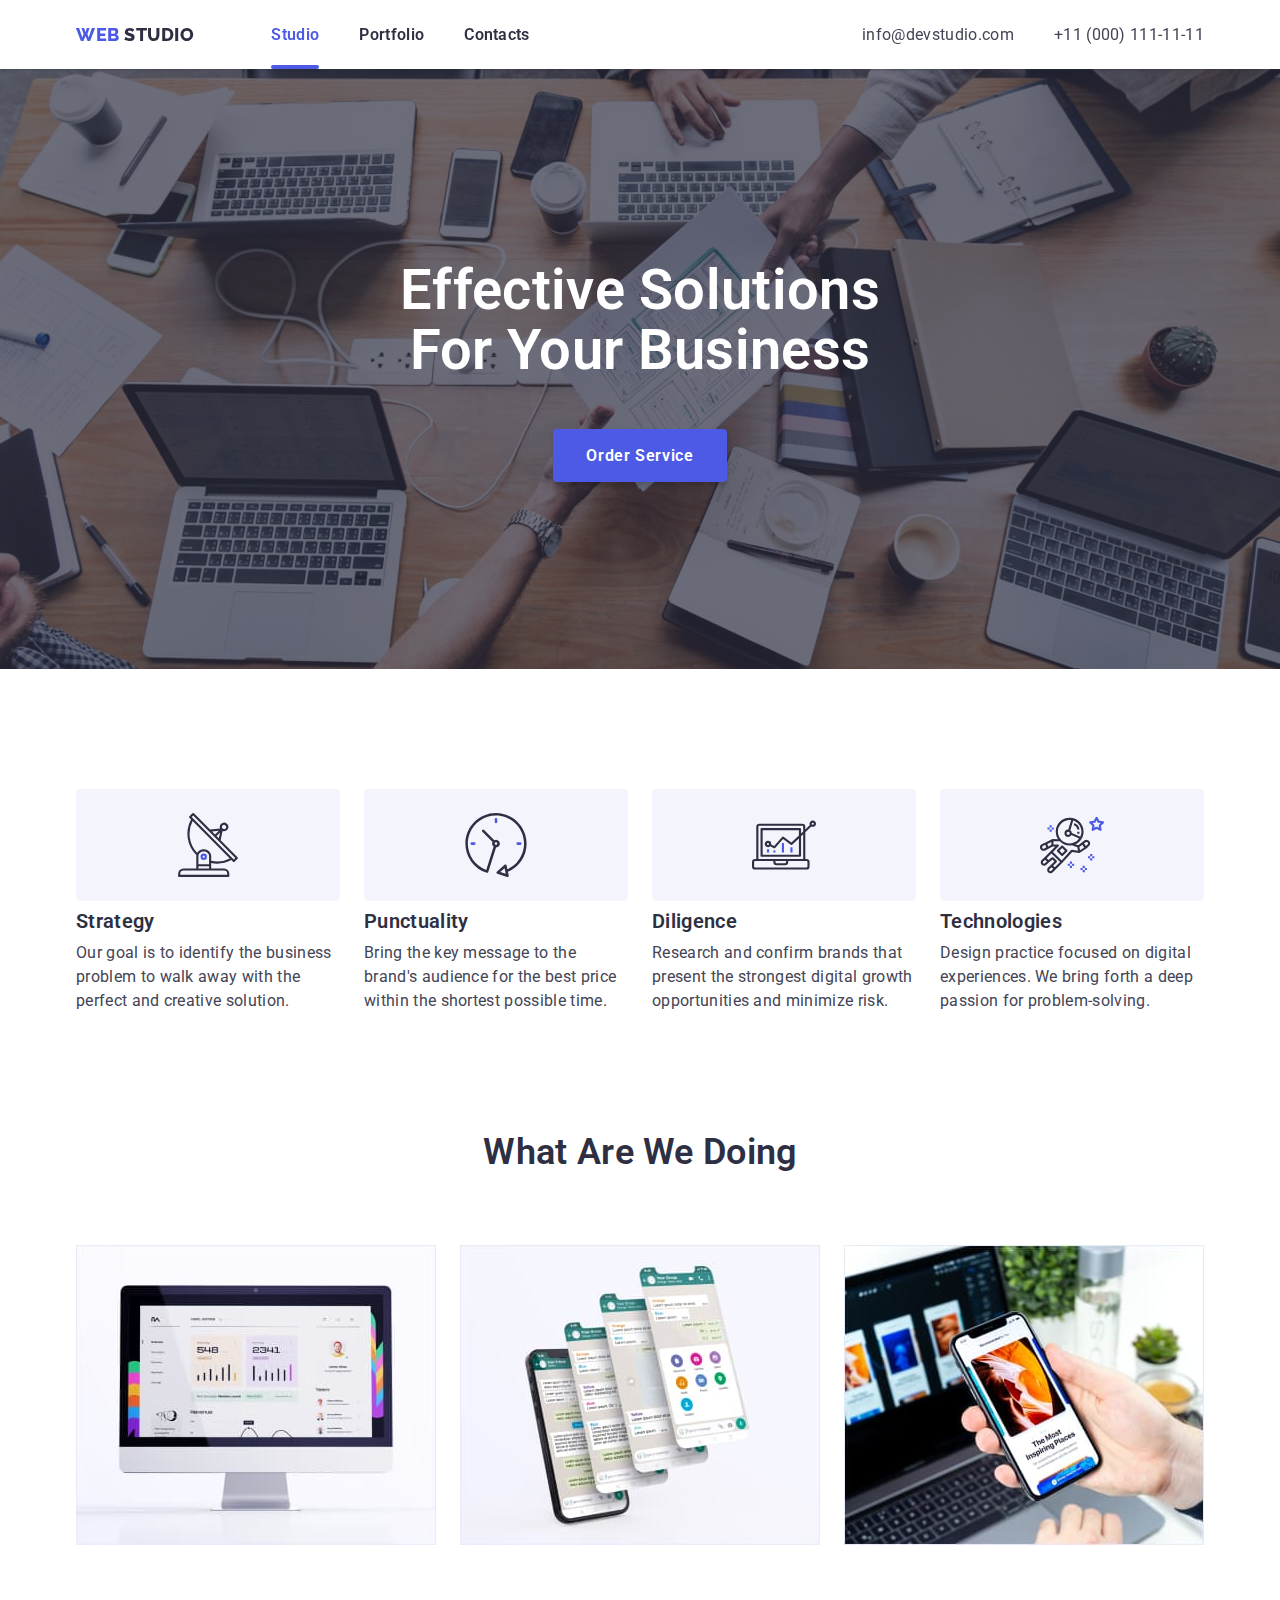
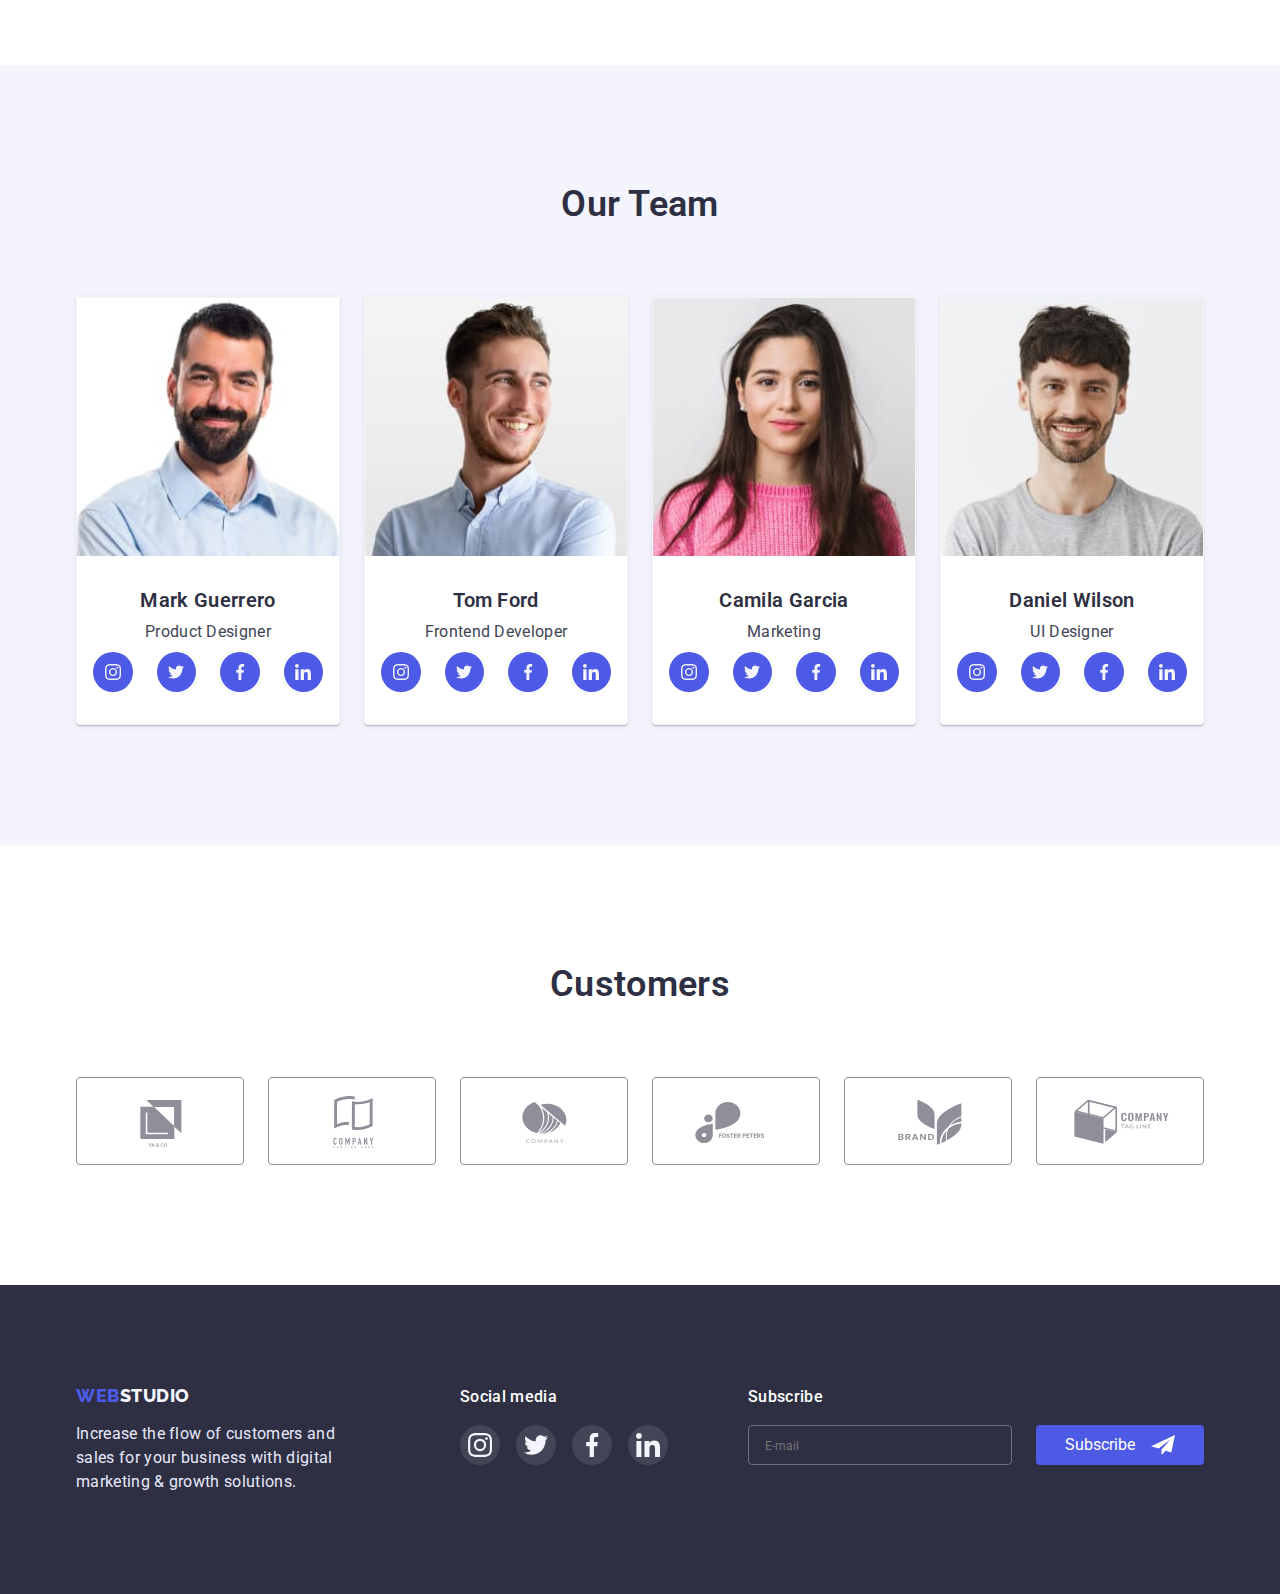
<file: index.html>
<!DOCTYPE html>
<html lang="en">
  <head>
    <meta charset="UTF-8" />
    <meta http-equiv="X-UA-Compatible" content="IE=edge" />
    <meta name="viewport" content="width=device-width, initial-scale=1.0" />
    <title>Studio</title>

    <link
      href="https://fonts.googleapis.com/css2?family=Raleway:wght@700&family=Roboto:wght@400;500;700;900&display=swap"
      rel="stylesheet"
    />

    <link
      rel="stylesheet"
      href="https://cdnjs.cloudflare.com/ajax/libs/modern-normalize/1.1.0/modern-normalize.min.css"
    />

    <link rel="stylesheet" href="./css/styles.css" />
    <link rel="stylesheet" href="./css/mobile.css" />
    <link rel="stylesheet" href="./css/tablet.css" />
    <link rel="stylesheet" href="./css/desktop.css" />
  </head>

  <body>
    <header class="header">
      <div class="container">
        <nav class="header-nav">
          <a href="/" class="logo click">
            <span>WEB</span>
            STUDIO
          </a>

          <ul class="site-nav list">
            <li>
              <a href="./index.html" class="link current click">Studio</a>
            </li>
            <li><a href="./portfolio.html" class="link click">Portfolio</a></li>
            <li><a href="" class="link click">Contacts</a></li>
          </ul>
        </nav>

        <ul class="contacts list">
          <li>
            <a href="mailto:info@devstudio.com" class="click"
              >info@devstudio.com</a
            >
          </li>
          <li>
            <a href="tel:+110001111111" class="click">+11 (000) 111-11-11</a>
          </li>
        </ul>

        <button type="button" class="menu-burger" data-menu-open>
          <svg class="icon-burger" width="32px" height="22px">
            <use href="./images/symbol-defs.svg#icon-burger"></use>
          </svg>
        </button>        
      </div>

      <div class="menu-mob is-hidden" data-menu>
        <div class="container">
          <div class="">
            <button type="button" class="menu-mob-btn" data-menu-close>
              <svg class="close-black" width="8px" height="8px">
                <use href="./images/symbol-defs.svg#icon-close"></use>
              </svg>
            </button>
    
            <ul class="menu-mob-nav list">
              <li>
                <a href="./index.html" class="link current-page">Studio</a>
              </li>
              <li>
                <a href="./portfolio.html" class="link">Portfolio</a>
              </li>
              <li>
                <a href="" class="link">Contacts</a>
              </li>
            </ul>
          </div>
  
          <div class="">
            <ul class="menu-mob-contacts list">
              <li>
                <a href="tel:+110001111111" class="menu-mob-contacts-tel">+11 (000) 111-11-11</a>
              </li>
              <li>
                <a href="mailto:info@devstudio.com" class="menu-mob-contacts-mail"
                  >info@devstudio.com</a
                >
              </li>          
            </ul>
    
            <ul class="menu-mob-social list">
              <li class="soc-items">
                <a href="" class="soc-link">
                  <svg class="team-soc-icon" width="16px" height="16px">
                    <use
                      href="./images/symbol-defs.svg#icon-instagram"
                    ></use>
                  </svg>
                </a>
              </li>
              <li class="soc-items">
                <a href="" class="soc-link">
                  <svg class="team-soc-icon" width="16px" height="16px">
                    <use href="./images/symbol-defs.svg#icon-twitter"></use>
                  </svg>
                </a>
              </li>
              <li class="soc-items">
                <a href="" class="soc-link">
                  <svg class="team-soc-icon" width="16px" height="16px">
                    <use
                      href="./images/symbol-defs.svg#icon-facebook"
                    ></use>
                  </svg>
                </a>
              </li>
              <li class="soc-items">
                <a href="" class="soc-link">
                  <svg class="team-soc-icon" width="16px" height="16px">
                    <use
                      href="./images/symbol-defs.svg#icon-linkedin"
                    ></use>
                  </svg>
                </a>
              </li>
            </ul>
          </div>
        </div>
        
      </div>
    </header>

    <main>      
      <section class="hero">
        <h1 class="hero-title">Effective Solutions<br />for Your Business</h1>
        <button
          class="button primary"
          type="button"
          name="order-service"
          data-modal-open
        >
          Order Service
        </button>
      </section>

      <section class="section">
        <div class="container">
          <h2 class="visually-hidden">Examples of Business Solutions</h2>
          <ul class="list technologies">
            <li>
              <div class="icon-features">
                <svg class="icon-tech" width="64px" height="64px">
                  <use href="./images/symbol-defs.svg#icon-antenna"></use>
                </svg>
              </div>
              <h3 class="section-subtitle">Strategy</h3>
              <p>
                Our goal is to identify the business problem to walk away with
                the perfect and creative solution.
              </p>
            </li>
            <li>
              <div class="icon-features">
                <svg class="icon-tech" width="64px" height="64px">
                  <use href="./images/symbol-defs.svg#icon-clock"></use>
                </svg>
              </div>
              <h3 class="section-subtitle">Punctuality</h3>
              <p>
                Bring the key message to the brand's audience for the best price
                within the shortest possible time.
              </p>
            </li>
            <li>
              <div class="icon-features">
                <svg class="icon-tech" width="64px" height="64px">
                  <use href="./images/symbol-defs.svg#icon-diagram"></use>
                </svg>
              </div>
              <h3 class="section-subtitle">Diligence</h3>
              <p>
                Research and confirm brands that present the strongest digital
                growth opportunities and minimize risk.
              </p>
            </li>
            <li>
              <div class="icon-features">
                <svg class="icon-tech" width="64px" height="64px">
                  <use href="./images/symbol-defs.svg#icon-astronaut"></use>
                </svg>
              </div>
              <h3 class="section-subtitle">Technologies</h3>
              <p>
                Design practice focused on digital experiences. We bring forth a
                deep passion for problem-solving.
              </p>
            </li>
          </ul>
        </div>
      </section>

      <section class="section works">
        <div class="container">
          <h2 class="section-title">What are we doing</h2>
          <ul class="works list">
            <li>
              <img
                src="./images/computer.jpg"
                alt="information on the monitor"
                srcset="./images/computer.jpg 1x,
                ./images/computer-2x.jpg 2x"
                width="360"
              />
            </li>
            <li>
              <img
                src="./images/applications.jpg"
                alt="application windows"
                srcset="./images/applications.jpg 1x,
                ./images/applications-2x.jpg 2x"
                width="360"
              />
            </li>
            <li>
              <img
                src="./images/smartphone.jpg"
                alt="smartphone in hand"
                srcset="./images/smartphone.jpg 1x,
                ./images/smartphone-2x.jpg 2x"
                width="360"
              />
            </li>
          </ul>
        </div>
      </section>

      <section class="section team">
        <div class="container">
          <h2 class="section-title">Our Team</h2>
          <ul class="list team-personal">
            <li class="team-items">
              <img
                src="./images/mark-guerrero.jpg"
                alt="foto mark"
                srcset="./images/mark-guerrero.jpg 1x,
                ./images/mark-guerrero-2x.jpg 2x"
                width="264"
              />
              <div class="team-text">
                <h3 class="section-subtitle">Mark Guerrero</h3>
                <p>Product Designer</p>
                <ul class="list team-social">
                  <li class="soc-items">
                    <a href="" class="soc-link">
                      <svg class="team-soc-icon" width="16px" height="16px">
                        <use
                          href="./images/symbol-defs.svg#icon-instagram"
                        ></use>
                      </svg>
                    </a>
                  </li>
                  <li class="soc-items">
                    <a href="" class="soc-link">
                      <svg class="team-soc-icon" width="16px" height="16px">
                        <use href="./images/symbol-defs.svg#icon-twitter"></use>
                      </svg>
                    </a>
                  </li>
                  <li class="soc-items">
                    <a href="" class="soc-link">
                      <svg class="team-soc-icon" width="16px" height="16px">
                        <use
                          href="./images/symbol-defs.svg#icon-facebook"
                        ></use>
                      </svg>
                    </a>
                  </li>
                  <li class="soc-items">
                    <a href="" class="soc-link">
                      <svg class="team-soc-icon" width="16px" height="16px">
                        <use
                          href="./images/symbol-defs.svg#icon-linkedin"
                        ></use>
                      </svg>
                    </a>
                  </li>
                </ul>
              </div>
            </li>
            <li class="team-items">
              <img src="./images/tom-ford.jpg"
               alt="foto tom"
               srcset="./images/tom-ford.jpg 1x,
               ./images/tom-ford-2x.jpg 2x"
               width="264" />
              <div class="team-text">
                <h3 class="section-subtitle">Tom Ford</h3>
                <p>Frontend Developer</p>
                <ul class="list team-social">
                  <li class="soc-items">
                    <a href="" class="soc-link">
                      <svg class="team-soc-icon" width="16px" height="16px">
                        <use
                          href="./images/symbol-defs.svg#icon-instagram"
                        ></use>
                      </svg>
                    </a>
                  </li>
                  <li class="soc-items">
                    <a href="" class="soc-link">
                      <svg class="team-soc-icon" width="16px" height="16px">
                        <use href="./images/symbol-defs.svg#icon-twitter"></use>
                      </svg>
                    </a>
                  </li>
                  <li class="soc-items">
                    <a href="" class="soc-link">
                      <svg class="team-soc-icon" width="16px" height="16px">
                        <use
                          href="./images/symbol-defs.svg#icon-facebook"
                        ></use>
                      </svg>
                    </a>
                  </li>
                  <li class="soc-items">
                    <a href="" class="soc-link">
                      <svg class="team-soc-icon" width="16px" height="16px">
                        <use
                          href="./images/symbol-defs.svg#icon-linkedin"
                        ></use>
                      </svg>
                    </a>
                  </li>
                </ul>
              </div>
            </li>
            <li class="team-items">
              <img
                src="./images/camila-garcia.jpg"
                alt="foto camila"
                srcset="./images/camila-garcia.jpg 1x,
                ./images/camila-garcia-2x.jpg 2x"
                width="264"
              />
              <div class="team-text">
                <h3 class="section-subtitle">Camila Garcia</h3>
                <p>Marketing</p>
                <ul class="list team-social">
                  <li class="soc-items">
                    <a href="" class="soc-link">
                      <svg class="team-soc-icon" width="16px" height="16px">
                        <use
                          href="./images/symbol-defs.svg#icon-instagram"
                        ></use>
                      </svg>
                    </a>
                  </li>
                  <li class="soc-items">
                    <a href="" class="soc-link">
                      <svg class="team-soc-icon" width="16px" height="16px">
                        <use href="./images/symbol-defs.svg#icon-twitter"></use>
                      </svg>
                    </a>
                  </li>
                  <li class="soc-items">
                    <a href="" class="soc-link">
                      <svg class="team-soc-icon" width="16px" height="16px">
                        <use
                          href="./images/symbol-defs.svg#icon-facebook"
                        ></use>
                      </svg>
                    </a>
                  </li>
                  <li class="soc-items">
                    <a href="" class="soc-link">
                      <svg class="team-soc-icon" width="16px" height="16px">
                        <use
                          href="./images/symbol-defs.svg#icon-linkedin"
                        ></use>
                      </svg>
                    </a>
                  </li>
                </ul>
              </div>
            </li>
            <li class="team-items">
              <img
                src="./images/daniel-wilson.jpg"
                alt="foto daniel"
                srcset="./images/daniel-wilson.jpg 1x,
                ./images/daniel-wilson-2x.jpg 2x"
                width="264"
              />
              <div class="team-text">
                <h3 class="section-subtitle">Daniel Wilson</h3>
                <p>UI Designer</p>
                <ul class="list team-social">
                  <li class="soc-items">
                    <a href="" class="soc-link">
                      <svg class="team-soc-icon" width="16px" height="16px">
                        <use
                          href="./images/symbol-defs.svg#icon-instagram"
                        ></use>
                      </svg>
                    </a>
                  </li>
                  <li class="soc-items">
                    <a href="" class="soc-link">
                      <svg class="team-soc-icon" width="16px" height="16px">
                        <use href="./images/symbol-defs.svg#icon-twitter"></use>
                      </svg>
                    </a>
                  </li>
                  <li class="soc-items">
                    <a href="" class="soc-link">
                      <svg class="team-soc-icon" width="16px" height="16px">
                        <use
                          href="./images/symbol-defs.svg#icon-facebook"
                        ></use>
                      </svg>
                    </a>
                  </li>
                  <li class="soc-items">
                    <a href="" class="soc-link">
                      <svg class="team-soc-icon" width="16px" height="16px">
                        <use
                          href="./images/symbol-defs.svg#icon-linkedin"
                        ></use>
                      </svg>
                    </a>
                  </li>
                </ul>
              </div>
            </li>
          </ul>
        </div>
      </section> 

      <section class="section customers">
        <div class="container">
          <h2 class="section-title">Customers</h2>
          <ul class="list customers-banner">
            <li class="customers-items">
              <a href="" class="customers-link">
                <svg class="customers-icon" width="104px" height="56px">
                  <use href="./images/symbol-defs.svg#icon-Logo"></use>
                </svg>
              </a>
            </li>
            <li class="customers-items">
              <a href="" class="customers-link">
                <svg class="customers-icon" width="104px" height="56px">
                  <use href="./images/symbol-defs.svg#icon-Logo2"></use>
                </svg>
              </a>
            </li>
            <li class="customers-items">
              <a href="" class="customers-link">
                <svg class="customers-icon" width="104px" height="56px">
                  <use href="./images/symbol-defs.svg#icon-Logo3"></use>
                </svg>
              </a>
            </li>
            <li class="customers-items">
              <a href="" class="customers-link">
                <svg class="customers-icon" width="104px" height="56px">
                  <use href="./images/symbol-defs.svg#icon-Logo4"></use>
                </svg>
              </a>
            </li>
            <li class="customers-items">
              <a href="" class="customers-link">
                <svg class="customers-icon" width="104px" height="56px">
                  <use href="./images/symbol-defs.svg#icon-Logo5"></use>
                </svg>
              </a>
            </li>
            <li class="customers-items">
              <a href="" class="customers-link">
                <svg class="customers-icon" width="104px" height="56px">
                  <use href="./images/symbol-defs.svg#icon-Logo6"></use>
                </svg>
              </a>
            </li>
          </ul>
        </div>
      </section>
    </main>

    <footer class="footer">
      <div class="container footer-site">

        <div class="nav-footer">
          <a href="/" class="logo-footer">
            <span>WEB</span>
            STUDIO
          </a>
          <p>
            Increase the flow of customers and sales for your business with
            digital marketing & growth solutions.
          </p>
        </div>

        <div class="soc-footer">
          <h4 class="footer-title">Social media</h4>
          <ul class="list footer-social">
            <li class="soc-items">
              <a href="" class="soc-link footer-link">
                <svg class="team-soc-icon" width="24px" height="24px">
                  <use href="./images/symbol-defs.svg#icon-instagram"></use>
                </svg>
              </a>
            </li>
            <li class="soc-items">
              <a href="" class="soc-link footer-link">
                <svg class="team-soc-icon" width="24px" height="24px">
                  <use href="./images/symbol-defs.svg#icon-twitter"></use>
                </svg>
              </a>
            </li>
            <li class="soc-items">
              <a href="" class="soc-link footer-link">
                <svg class="team-soc-icon" width="24px" height="24px">
                  <use href="./images/symbol-defs.svg#icon-facebook"></use>
                </svg>
              </a>
            </li>
            <li class="soc-items">
              <a href="" class="soc-link footer-link">
                <svg class="team-soc-icon" width="24px" height="24px">
                  <use href="./images/symbol-defs.svg#icon-linkedin"></use>
                </svg>
              </a>
            </li>
          </ul>
        </div>

        <div class="sub-footer">
          <form class="sub-form">
            <h4 class="footer-title">Subscribe</h4>
            <div class="sub-field">
              <input
                type="email"
                class="sub-mail"
                name="mail"
                placeholder="E-mail"
              />
              <button class="sub-btn" type="submit">
                Subscribe
                <svg width="24px" height="24px">
                  <use href="./images/symbol-defs.svg#icon-fly-white"></use>
                </svg>
              </button>
            </div>
          </form>
        </div>
        
      </div>
    </footer>

    <div class="backdrop is-hidden" data-modal>
      <div class="modal">
        <button type="button" class="modal-close" data-modal-close>
          <svg class="close-black" width="8px" height="8px">
            <use href="./images/symbol-defs.svg#icon-close"></use>
          </svg>
        </button>
        <div class="modal-contacts">
          <h5 class="modal-title">
            Leave your contacts and we will call you back
          </h5>
          <form class="modal-form">
            <div class="modal-field">
              <label class="modal-label"
                >Name
                <div class="input-wrap">
                  <input type="text" name="name" class="modal-input" />
                  <svg class="input-icon" width="18px" height="18px">
                    <use href="./images/symbol-defs.svg#icon-person"></use>
                  </svg>
                </div>
              </label>
            </div>
            <div class="modal-field">
              <label class="modal-label"
                >Phone
                <div class="input-wrap">
                  <input type="tel" name="phone" class="modal-input" />
                  <svg class="input-icon" width="18px" height="18px">
                    <use href="./images/symbol-defs.svg#icon-phone"></use>
                  </svg>
                </div>
              </label>
            </div>
            <div class="modal-field">
              <label class="modal-label"
                >Email
                <div class="input-wrap">
                  <input type="email" name="mail" class="modal-input" />
                  <svg class="input-icon" width="18px" height="18px">
                    <use href="./images/symbol-defs.svg#icon-email"></use>
                  </svg>
                </div>
              </label>
            </div>
            <div class="modal-field  text-label">
              <label class="modal-label"
                >Comment
                <textarea
                  name="comment"
                  class="modal-textarea modal-input"
                  rows="10"
                  placeholder="Text input"
                ></textarea>
              </label>              
            </div>
            <div class="modal-field privacy-field">
              <input type="checkbox" name="privacy" id="privacy"  value="ok" class="privacy-check visually-hidden">
              <label class="label-check" for="privacy">
                <span>
                  <svg class="check-icon" width="10px" height="8px">
                    <use href="./images/symbol-defs.svg#icon-checked"></use>
                  </svg>
                </span>
                I accept the terms and conditions of the&nbsp;
                <a href="">Privacy Policy</a></label>
              </label>
            </div>
            <button class="sub-btn send-btn" type="submit">
              Send</button>
          </form>
        </div>
      </div>
    </div>

    <script src="./js/modal.js"></script>
    <script src="./js/menu.js"></script>

  </body>
</html>
</file>
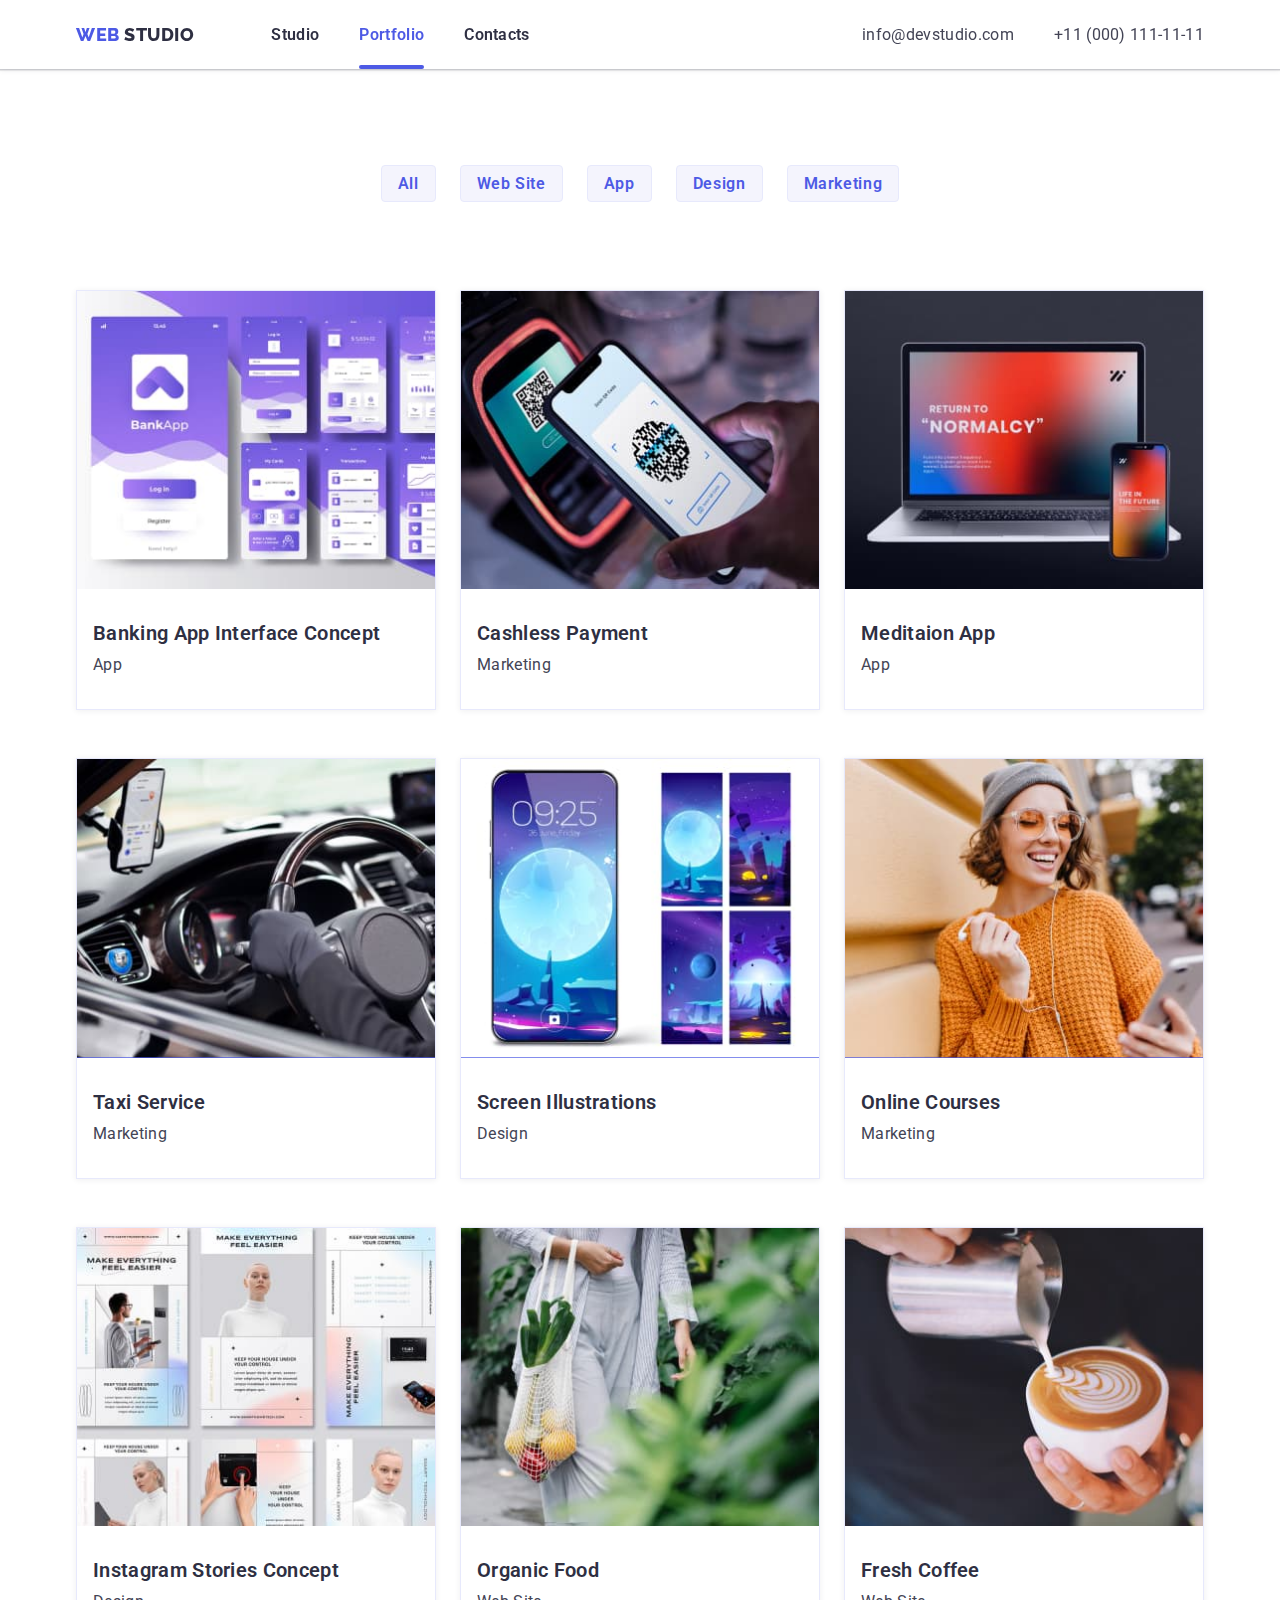
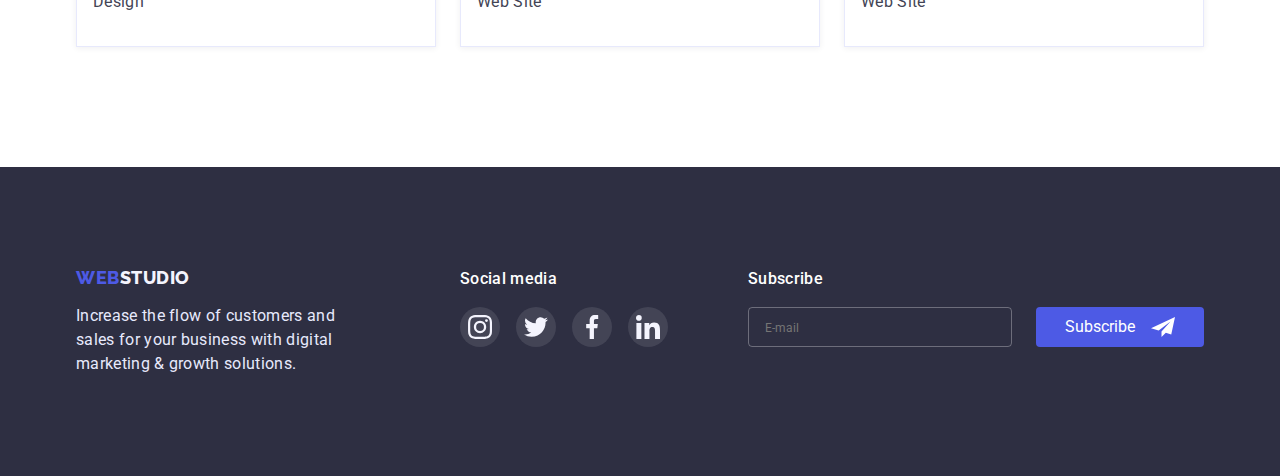
<file: portfolio.html>
<!DOCTYPE html>
<html lang="en">
  <head>
    <meta charset="UTF-8" />
    <meta http-equiv="X-UA-Compatible" content="IE=edge" />
    <meta name="viewport" content="width=device-width, initial-scale=1.0" />
    <title>Portfolio</title>

    <link
      href="https://fonts.googleapis.com/css2?family=Raleway:wght@700&family=Roboto:wght@400;500;700;900&display=swap"
      rel="stylesheet"
    />

    <link
      rel="stylesheet"
      href="https://cdnjs.cloudflare.com/ajax/libs/modern-normalize/1.1.0/modern-normalize.min.css"
    />
    
    <link rel="stylesheet" href="./css/styles.css" />
    <link rel="stylesheet" href="./css/mobile.css" />
    <link rel="stylesheet" href="./css/tablet.css" />
    <link rel="stylesheet" href="./css/desktop.css" />
  </head>

  <body>
    <header class="header">
      <div class="container">
        <nav class="header-nav">
          <a href="/" class="logo click">
            <span>WEB</span>
            STUDIO
          </a>

          <ul class="site-nav list">
            <li>
              <a href="./index.html" class="link click">Studio</a>
            </li>
            <li><a href="./portfolio.html" class="link current click">Portfolio</a></li>
            <li><a href="" class="link click">Contacts</a></li>
          </ul>
        </nav>

        <ul class="contacts list">
          <li>
            <a href="mailto:info@devstudio.com" class="click"
              >info@devstudio.com</a
            >
          </li>
          <li>
            <a href="tel:+110001111111" class="click">+11 (000) 111-11-11</a>
          </li>
        </ul>

        <button type="button" class="menu-burger" data-menu-open>
          <svg class="icon-burger" width="32px" height="22px">
            <use href="./images/symbol-defs.svg#icon-burger"></use>
          </svg>
        </button>        
      </div>

      <div class="menu-mob is-hidden" data-menu>
        <div class="container">
          <div class="">
            <button type="button" class="menu-mob-btn" data-menu-close>
              <svg class="close-black" width="8px" height="8px">
                <use href="./images/symbol-defs.svg#icon-close"></use>
              </svg>
            </button>
    
            <ul class="menu-mob-nav list">
              <li>
                <a href="./index.html" class="link">Studio</a>
              </li>
              <li>
                <a href="./portfolio.html" class="link current-page">Portfolio</a>
              </li>
              <li>
                <a href="" class="link">Contacts</a>
              </li>
            </ul>
          </div>
  
          <div class="">
            <ul class="menu-mob-contacts list">
              <li>
                <a href="tel:+110001111111" class="menu-mob-contacts-tel">+11 (000) 111-11-11</a>
              </li>
              <li>
                <a href="mailto:info@devstudio.com" class="menu-mob-contacts-mail"
                  >info@devstudio.com</a
                >
              </li>          
            </ul>
    
            <ul class="menu-mob-social list">
              <li class="soc-items">
                <a href="" class="soc-link">
                  <svg class="team-soc-icon" width="16px" height="16px">
                    <use
                      href="./images/symbol-defs.svg#icon-instagram"
                    ></use>
                  </svg>
                </a>
              </li>
              <li class="soc-items">
                <a href="" class="soc-link">
                  <svg class="team-soc-icon" width="16px" height="16px">
                    <use href="./images/symbol-defs.svg#icon-twitter"></use>
                  </svg>
                </a>
              </li>
              <li class="soc-items">
                <a href="" class="soc-link">
                  <svg class="team-soc-icon" width="16px" height="16px">
                    <use
                      href="./images/symbol-defs.svg#icon-facebook"
                    ></use>
                  </svg>
                </a>
              </li>
              <li class="soc-items">
                <a href="" class="soc-link">
                  <svg class="team-soc-icon" width="16px" height="16px">
                    <use
                      href="./images/symbol-defs.svg#icon-linkedin"
                    ></use>
                  </svg>
                </a>
              </li>
            </ul>
          </div>
        </div>
        
      </div>
    </header>

    <main>
      <section class="gallery-works">
        <div class="container">
          <h1 class="visually-hidden">Our works</h1>

          <div class="gallery-filtr">
            <ul class="list filtr first-part-filtr">
              <li>
                <button class="button click-filtr" type="button" name="all">
                  All
                </button>
              </li>
              <li>
                <button
                  class="button click-filtr"
                  type="button"
                  name="web-site"
                >
                  Web Site
                </button>
              </li>
              <li>
                <button class="button click-filtr" type="button" name="app">
                  App
                </button>
              </li>
             </ul>

             <ul class="list filtr">
              <li>
                <button class="button click-filtr" type="button" name="design">
                  Design
                </button>
              </li>
              <li>
                <button
                  class="button click-filtr"
                  type="button"
                  name="marketing"
                >
                  Marketing
                </button>
              </li>
             </ul>
          </div>

          <ul class="gallery-examples list">
            <li>
              <a class="gallery-link" href="">
                <div class="gallery-top">
                  <picture>
                    <source srcset="./images/banking-app.jpg 1x, ./images/banking-app-2x.jpg 2x" media="(min-width: 1200px)">
                    <source srcset="./images/banking-app-tab.jpg 1x, ./images/banking-app-tab-2x.jpg 2x" media="(min-width: 768px)">
                    <source srcset="./images/banking-app-mob.jpg 1x, ./images/banking-app-mob-2x.jpg 2x" media="(max-width: 767px)">
                    <img
                    src="./images/banking-app.jpg"
                    alt="banking-app"
                    width="396px"/>
                  </picture>
                  <p class="gallery-scroll">
                    14 Stylish and User-Friendly App Design Concepts · Task
                    Manager App · Calorie Tracker App · Exotic Fruit Ecommerce
                    App · Cloud Storage App
                  </p>
                </div>
                <div class="gallery-text">
                  <h2 class="gallery-link title">
                    Banking App Interface Concept
                  </h2>
                  <p class="gallery-direction">App</p>
                </div>
              </a>
            </li>
            <li>
              <a class="gallery-link" href="">
                <div class="gallery-top">
                  <picture>
                    <source srcset="./images/payment.jpg 1x, ./images/payment-2x.jpg 2x" media="(min-width: 1200px)">
                    <source srcset="./images/payment-tab.jpg 1x, ./images/payment-tab-2x.jpg 2x" media="(min-width: 768px)">
                    <source srcset="./images/payment-mob.jpg 1x, ./images/payment-mob-2x.jpg 2x" media="(max-width: 767px)">
                    <img
                    src="./images/payment.jpg"
                    alt="payment"
                    width="396px"/>
                  </picture>
                  <p class="gallery-scroll">
                    14 Stylish and User-Friendly App Design Concepts · Task
                    Manager App · Calorie Tracker App · Exotic Fruit Ecommerce
                    App · Cloud Storage App
                  </p>
                </div>
                <div class="gallery-text">
                  <h2 class="gallery-link title">Cashless Payment</h2>
                  <p class="gallery-direction">Marketing</p>
                </div>
              </a>
            </li>
            <li>
              <a class="gallery-link" href="">
                <div class="gallery-top">
                  <picture>
                    <source srcset="./images/meditation.jpg 1x, ./images/meditation-2x.jpg 2x" media="(min-width: 1200px)">
                    <source srcset="./images/meditation-tab.jpg 1x, ./images/meditation-tab-2x.jpg 2x" media="(min-width: 768px)">
                    <source srcset="./images/meditation-mob.jpg 1x, ./images/meditation-mob-2x.jpg 2x" media="(max-width: 767px)">
                    <img
                    src="./images/meditation.jpg"
                    alt="meditation"
                    width="396px"/>
                  </picture>
                  <p class="gallery-scroll">
                    14 Stylish and User-Friendly App Design Concepts · Task
                    Manager App · Calorie Tracker App · Exotic Fruit Ecommerce
                    App · Cloud Storage App
                  </p>
                </div>
                <div class="gallery-text">
                  <h2 class="gallery-link title">Meditaion App</h2>
                  <p class="gallery-direction">App</p>
                </div>
              </a>
            </li>
            <li>
              <a class="gallery-link" href="">
                <div class="gallery-top">
                  <picture>
                    <source srcset="./images/taxi.jpg 1x, ./images/taxi-2x.jpg 2x" media="(min-width: 1200px)">
                    <source srcset="./images/taxi-tab.jpg 1x, ./images/taxi-tab-2x.jpg 2x" media="(min-width: 768px)">
                    <source srcset="./images/taxi-mob.jpg 1x, ./images/taxi-mob-2x.jpg 2x" media="(max-width: 767px)">
                    <img
                    src="./images/taxi.jpg"
                    alt="taxi"
                    width="396px"/>
                  </picture>
                  <p class="gallery-scroll">
                    14 Stylish and User-Friendly App Design Concepts · Task
                    Manager App · Calorie Tracker App · Exotic Fruit Ecommerce
                    App · Cloud Storage App
                  </p>
                </div>
                <div class="gallery-text">
                  <h2 class="gallery-link title">Taxi Service</h2>
                  <p class="gallery-direction">Marketing</p>
                </div>
              </a>
            </li>
            <li>
              <a class="gallery-link" href="">
                <div class="gallery-top">
                  <picture>
                    <source srcset="./images/screen.jpg 1x, ./images/screen-2x.jpg 2x" media="(min-width: 1200px)">
                    <source srcset="./images/screen-tab.jpg 1x, ./images/screen-tab-2x.jpg 2x" media="(min-width: 768px)">
                    <source srcset="./images/screen-mob.jpg 1x, ./images/screen-mob-2x.jpg 2x" media="(max-width: 767px)">
                    <img
                    src="./images/screen.jpg"
                    alt="screen"
                    width="396px"/>
                  </picture>
                  <p class="gallery-scroll">
                    14 Stylish and User-Friendly App Design Concepts · Task
                    Manager App · Calorie Tracker App · Exotic Fruit Ecommerce
                    App · Cloud Storage App
                  </p>
                </div>
                <div class="gallery-text">
                  <h2 class="gallery-link title">Screen Illustrations</h2>
                  <p class="gallery-direction">Design</p>
                </div>
              </a>
            </li>
            <li>
              <a class="gallery-link" href="">
                <div class="gallery-top">
                  <picture>
                    <source srcset="./images/courses.jpg 1x, ./images/courses-2x.jpg 2x" media="(min-width: 1200px)">
                    <source srcset="./images/courses-tab.jpg 1x, ./images/courses-tab-2x.jpg 2x" media="(min-width: 768px)">
                    <source srcset="./images/courses-mob.jpg 1x, ./images/courses-mob-2x.jpg 2x" media="(max-width: 767px)">
                    <img
                    src="./images/courses.jpg"
                    alt="courses"
                    width="396px"/>
                  </picture>
                  <p class="gallery-scroll">
                    14 Stylish and User-Friendly App Design Concepts · Task
                    Manager App · Calorie Tracker App · Exotic Fruit Ecommerce
                    App · Cloud Storage App
                  </p>
                </div>
                <div class="gallery-text">
                  <h2 class="gallery-link title">Online Courses</h2>
                  <p class="gallery-direction">Marketing</p>
                </div>
              </a>
            </li>
            <li>
              <a class="gallery-link" href="">
                <div class="gallery-top">
                  <picture>
                    <source srcset="./images/instagram.jpg 1x, ./images/instagram-2x.jpg 2x" media="(min-width: 1200px)">
                    <source srcset="./images/instagram-tab.jpg 1x, ./images/instagram-tab-2x.jpg 2x" media="(min-width: 768px)">
                    <source srcset="./images/instagram-mob.jpg 1x, ./images/instagram-mob-2x.jpg 2x" media="(max-width: 767px)">
                    <img
                    src="./images/instagram.jpg"
                    alt="instagram"
                    width="396px"/>
                  </picture>
                  <p class="gallery-scroll">
                    14 Stylish and User-Friendly App Design Concepts · Task
                    Manager App · Calorie Tracker App · Exotic Fruit Ecommerce
                    App · Cloud Storage App
                  </p>
                </div>
                <div class="gallery-text">
                  <h2 class="gallery-link title">Instagram Stories Concept</h2>
                  <p class="gallery-direction">Design</p>
                </div>
              </a>
            </li>
            <li>
              <a class="gallery-link" href="">
                <div class="gallery-top">
                  <picture>
                    <source srcset="./images/food.jpg 1x, ./images/food-2x.jpg 2x" media="(min-width: 1200px)">
                    <source srcset="./images/food-tab.jpg 1x, ./images/food-tab-2x.jpg 2x" media="(min-width: 768px)">
                    <source srcset="./images/food-mob.jpg 1x, ./images/food-mob-2x.jpg 2x" media="(max-width: 767px)">
                    <img
                    src="./images/food.jpg"
                    alt="food"
                    width="396px"/>
                  </picture>
                  <p class="gallery-scroll">
                    14 Stylish and User-Friendly App Design Concepts · Task
                    Manager App · Calorie Tracker App · Exotic Fruit Ecommerce
                    App · Cloud Storage App
                  </p>
                </div>
                <div class="gallery-text">
                  <h2 class="gallery-link title">Organic Food</h2>
                  <p class="gallery-direction">Web Site</p>
                </div>
              </a>
            </li>
            <li>
              <a class="gallery-link" href="">
                <div class="gallery-top">
                  <picture>
                    <source srcset="./images/coffee.jpg 1x, ./images/coffee-2x.jpg 2x" media="(min-width: 1200px)">
                    <source srcset="./images/coffee-tab.jpg 1x, ./images/coffee-tab-2x.jpg 2x" media="(min-width: 768px)">
                    <source srcset="./images/coffee-mob.jpg 1x, ./images/coffee-mob-2x.jpg 2x" media="(max-width: 767px)">
                    <img
                    src="./images/coffee.jpg"
                    alt="coffee"
                    width="396px"/>
                  </picture>
                  <p class="gallery-scroll">
                    14 Stylish and User-Friendly App Design Concepts · Task
                    Manager App · Calorie Tracker App · Exotic Fruit Ecommerce
                    App · Cloud Storage App
                  </p>
                </div>
                <div class="gallery-text">
                  <h2 class="gallery-link title">Fresh Coffee</h2>
                  <p class="gallery-direction">Web Site</p>
                </div>
              </a>
            </li>
          </ul>
        </div>
      </section>
    </main>

    <footer class="footer">
      <div class="container footer-site">
        <div class="nav-footer">
          <a href="/" class="logo-footer">
            <span>WEB</span>
            STUDIO
          </a>
          <p>
            Increase the flow of customers and sales for your business with
            digital marketing & growth solutions.
          </p>
        </div>
        <div class="soc-footer">
          <h4 class="footer-title">Social media</h4>
          <ul class="list footer-social">
            <li class="soc-items">
              <a href="" class="soc-link footer-link">
                <svg class="team-soc-icon" width="24px" height="24px">
                  <use href="./images/symbol-defs.svg#icon-instagram"></use>
                </svg>
              </a>
            </li>
            <li class="soc-items">
              <a href="" class="soc-link footer-link">
                <svg class="team-soc-icon" width="24px" height="24px">
                  <use href="./images/symbol-defs.svg#icon-twitter"></use>
                </svg>
              </a>
            </li>
            <li class="soc-items">
              <a href="" class="soc-link footer-link">
                <svg class="team-soc-icon" width="24px" height="24px">
                  <use href="./images/symbol-defs.svg#icon-facebook"></use>
                </svg>
              </a>
            </li>
            <li class="soc-items">
              <a href="" class="soc-link footer-link">
                <svg class="team-soc-icon" width="24px" height="24px">
                  <use href="./images/symbol-defs.svg#icon-linkedin"></use>
                </svg>
              </a>
            </li>
          </ul>
        </div>

        <div class="sub-footer">
          <form class="sub-form">
            <h4 class="footer-title">Subscribe</h4>
            <div class="sub-field">
              <input
                type="email"
                class="sub-mail"
                name="mail"
                placeholder="E-mail"
              />
              <button class="sub-btn" type="submit">
                Subscribe
                <svg width="24px" height="24px">
                  <use href="./images/symbol-defs.svg#icon-fly-white"></use>
                </svg>
              </button>
            </div>
          </form>
        </div>
      </div>
    </footer>

    <script src="./js/menu.js"></script>
  </body>
</html>
</file>
<file: css/styles.css>
:root {
    --primary-text-color: #434455;
    --title-text-color: #2E2F42;
    --customers-logo-color: #8E8F99;
    --accent-text-color: #4D5AE5;
    --icons-hover-color: #404BBF;
    --icons-footer-color: #31D0AA;
    --primary-white-color: #fff;
    --gallery-white-color: #F4F4FD;
    --button-border-color: #E7E9FC;
    --modal-background-color: #fcfcfc;
    --modal-text-color: ##8E8F99;
    }

/*white-footer #E7E9FC*/

body {
    padding-top: 69px;
    background-color: var(--primary-white-color);
    color: var(--primary-text-color);
    font-family: roboto, sans-serif;
    letter-spacing: 0.02em;
    font-size: 16px;
    line-height: 1.5;
}

h1,
h2,
h3,
h4,
h5,
p {
    margin: 0;
}

.list {
    padding: 0;
    margin: 0;
    list-style: none;
}

img {
    display: block;
    width: 100%;
    max-width: 100%;
    height: auto;

}

.container {
    padding-left: 15px;
    padding-right: 15px;
    margin-left: auto;
    margin-right: auto;
}

/*header*/
.header > .container {
    width: 100%;
    display:flex;
    align-items: center;
}

.header {
    position: fixed;
    display: flex;
    width: 100%;
    min-height: 69px;
    top: 0;
    left: 0;
    z-index: 1;
    background-color: var(--primary-white-color);
    box-shadow: 0px 2px 1px rgba(46, 47, 66, 0.08), 0px 1px 1px rgba(46, 47, 66, 0.16), 0px 1px 6px rgba(46, 47, 66, 0.08);
}

.header-nav {
    display: flex;
    align-items: center;
    margin-right: auto;
}

.click {
    padding-top: 24px;
    padding-bottom: 24px;
}

.logo {
    margin-right: 77px;
    color: var(--title-text-color);
    font-family: raleway, sans-serif;
    letter-spacing: 0.03em;
    font-weight: 800;
    font-size: 18px;
    line-height: 1.17;
    text-decoration: none;
}

.logo span {
    color: var(--accent-text-color);
}

.site-nav {
    display: none;
    gap: 40px;
}

.site-nav .link {
    color: var(--title-text-color);
    font-weight: 600;
    font-size: 16px;
    line-height: 1.5;
    text-decoration: none;
    transition: color 250ms cubic-bezier(0.4, 0, 0.2, 1);
    position: relative;
}

.site-nav .link:hover,
.site-nav .link:focus {
    color: var(--icons-hover-color);
}

.site-nav .link.current { 
    color: var(--accent-text-color)
}

.link.current::after {
    content: "";
    position: absolute;
    width: 100%;
    height: 4px;
    background-color: var(--accent-text-color);
    left: 0;
    bottom: 0;
    border-radius: 2px;
    margin-bottom: -1px;
}

.contacts {
    display: none;
    gap: 40px;
}

.contacts a {
    color: var(--primary-text-color);
    text-decoration: none;
    transition: color 250ms cubic-bezier(0.4, 0, 0.2, 1);
}

.contacts a:hover,
.contacts a:focus {
    color: var(--icons-hover-color);
}

.menu-burger {
    width: 32px;
    height: 22px;
    padding: 0;
    background-color: transparent;
    border: none;
    stroke: var(--title-text-color);
    transition: stroke 250ms cubic-bezier(0.4, 0, 0.2, 1);
}

.menu-burger:focus {
   stroke: var(--icons-hover-color);
}

.menu-mob {
    position: fixed;
    top: 0;
    width: 100vw;
    height: 100vh;
    padding: 40px;
    background-color: var(--primary-white-color);
    transform: translate(0%, 0%) scaleX(1);
    transition: transform 250ms cubic-bezier(0.4, 0, 0.2, 1);
}

.menu-mob.is-hidden {
    transform: translate(0%, 0%) scaleX(0);
}

.menu-mob > .container {
    height: 100%;
    display: flex;
    flex-direction: column;
    justify-content: space-between;
    overflow: auto;
}

.menu-mob-btn {
    width: 24px;
    height: 24px;
    display: block;
    margin-left: auto;
    margin-bottom: 16px;
    border-radius: 50%;
    border: 1px solid rgba(0, 0, 0, 0.1);
    background-color: var(--button-border-color);
    transition: fill 250ms cubic-bezier(0.4, 0, 0.2, 1),
                background-color 250ms cubic-bezier(0.4, 0, 0.2, 1);
}

.menu-mob-btn:hover,
.menu-mob-btn:focus {
    fill: var(--button-border-color);
    background-color: var(--icons-hover-color);
}

.menu-mob-nav {
    margin-bottom: 60px;
}

.menu-mob-nav .link, .menu-mob-contacts-tel {
    font-weight: 600;
    font-size: 36px;
    line-height: 1.11;
    color: var(--title-text-color);
    text-decoration: none;
    transition: color 250ms cubic-bezier(0.4, 0, 0.2, 1);
    }

.menu-mob-contacts-tel {
    color: var(--accent-text-color);
    }

.menu-mob-contacts-mail {
    font-weight: 600;
    font-size: 20px;
    line-height: 1.2;
    color: #434455;
    text-decoration: none;
    }

.menu-mob-nav > li:not(:last-child) {
    margin-bottom: 40px;
}

.menu-mob-nav .link:focus {
        color: var(--icons-hover-color);
    }
    
.menu-mob-nav .link.current-page { 
        color: var(--accent-text-color)
    }

.menu-mob-contacts {
        margin-bottom: 48px;
          }

.menu-mob-contacts > li:not(:last-child) {
    margin-bottom: 40px;
}


.menu-mob-social {
        display: flex;
        gap: 56px;        
    }

.no-scroll {
    overflow: hidden;
}

/*hero*/
.hero {
    padding-top: 112px;
    padding-bottom: 112px;
    background-color: var(--title-text-color);
    background-image: linear-gradient(
        rgba(46, 47, 66, 0.7),
        rgba(46, 47, 66, 0.7)),
        url(../images/people-office-mob.jpg);
    max-width: 428px;
    height: 432px;
    margin: 0 auto;
    background-repeat: no-repeat;
    background-position: center;
    background-size: cover;
    text-align: center;
}

@media (min-device-pixel-ratio: 2),
  (min-resolution: 192dpi),
  (min-resolution: 2dppx) {
  .hero {
    background-image: linear-gradient(
        rgba(46, 47, 66, 0.7),
        rgba(46, 47, 66, 0.7)),
        url(../images/people-office-mob-2x.jpg);
  }
}

.hero-title {
    margin-bottom: 80px;
    color: var(--primary-white-color);
    font-weight: 600;
    font-size: 36px;
    line-height: 1.11;
    text-transform: capitalize;
}

.button {
    display: inline-block;
    padding: 8px 16px;

    background-color: var(--gallery-white-color);
    color: var(--accent-text-color);

    font-family: roboto, sans-serif;
    letter-spacing: 0.04em;
    font-weight: 600;
    font-size: 16px;
    line-height: 1.19;
    text-align: center;
    border: 1px solid var(--button-border-color);
    border-radius: 4px;
    cursor: pointer;
}

.click-filtr {
    transition: background-color 250ms cubic-bezier(0.4, 0, 0.2, 1), 
    border 250ms cubic-bezier(0.4, 0, 0.2, 1),
    color 250ms cubic-bezier(0.4, 0, 0.2, 1),
    box-shadow 250ms cubic-bezier(0.4, 0, 0.2, 1);
}

.click-filtr:hover,
.click-filtr:focus {
    background-color: var(--icons-hover-color);
    border: 1px solid var(--icons-hover-color);
    color: var(--primary-white-color);
    box-shadow: 0px 3px 1px rgba(0, 0, 0, 0.1), 0px 2px 1px rgba(0, 0, 0, 0.08), 0px 2px 2px rgba(0, 0, 0, 0.12);
}

.button.primary {
    background-color: var(--accent-text-color);
    color: var(--primary-white-color);
    border: 1px solid transparent;
    border-radius: 4px;
    padding: 16px 32px;
    min-width: 170px;
    box-shadow: 0px 4px 4px rgba(0, 0, 0, 0.15);
    transition: background-color 250ms cubic-bezier(0.4, 0, 0.2, 1);
}

.button.primary:hover,
.button.primary:focus {
    background-color: var(--icons-hover-color);
}

/*section*/
.section {
    padding-top: 96px;
    padding-bottom: 96px;
}

.section-title {
    margin-bottom: 72px;
    color: var(--title-text-color);    
    font-weight: 600;
    font-size: 36px;
    line-height: 1.11;
    text-align: center;
    text-transform: capitalize;
}

.visually-hidden {
    position: absolute;
    width: 1px;
    height: 1px;
    margin: -1px;
    border: 0;
    padding: 0;
    white-space: nowrap;
    clip-path: inset(100%);
    clip: rect(0 0 0 0);
    overflow: hidden;
  }

  
/*studio*/
.technologies {
    display: flex;
    flex-wrap: wrap;
    gap: 24px;
    row-gap: 72px;
}

.technologies > li {
    width: 100%;
}

.technologies h3 {
        font-weight: 600;
        font-size: 36px;
        line-height: 1.11;
        color: var(--title-text-color);
        text-align: center;
        margin-bottom: 8px;
    }        

.technologies  p {
    font-weight: 600;
    font-size: 16px;
    line-height: 1.5;
}

.icon-features {
    display: none;
    height: 112px;
    justify-content: center;
    align-items: center;
    margin-bottom: 8px;
    border: 1px solid transparent;
    border-radius: 4px;
    background-color: var(--gallery-white-color);
    }

.section.works {
    display: none;
    padding-top: 0;
    padding-bottom: 120px;
}

.works .list {
    display: flex;
    gap: 24px;
}

.section.team {
    background-color: var(--gallery-white-color);
}

.team > .container {
    max-width: 294px;
}

.team-personal {
    display: flex;
    flex-wrap: wrap;
    row-gap: 72px;
    text-align: center;
    }

.team-items {
    width: 100%;
}

.team-personal > li {    
    box-shadow: 0px 1px 6px rgba(46, 47, 66, 0.08), 0px 1px 1px rgba(46, 47, 66, 0.16), 0px 2px 1px rgba(46, 47, 66, 0.08);
    border: 1px solid transparent;
    border-radius: 0px 0px 4px 4px;
}

.team-text {
    padding: 32px 16px;
    background-color: var(--primary-white-color);
}

.team-text > h3 {
    margin-bottom: 8px;
    font-weight: 600;
    font-size: 20px;
    line-height: 1.2;
    color: var(--title-text-color);
}

.team-text > p {
    margin-bottom: 8px;
}

.team-social {
    display: flex;
    gap: 24px;
    justify-content: center;
}

.soc-items {
    width: 40px;
    height: 40px;
}

.soc-link {
    width: 100%;
    height: 100%;
    display: flex;
    justify-content: center;
    align-items: center;
    border: 1px solid transparent;
    border-radius: 50%;
    background-color: var(--accent-text-color);
    transition: background-color 250ms cubic-bezier(0.4, 0, 0.2, 1);
}

.soc-link:hover,
.soc-link:focus {
    background-color: var(--icons-hover-color);
}

.customers-banner {
    display: flex;
    flex-wrap: wrap;
    gap: 16px;
    row-gap: 72px;
}

.customers-items {
    width: calc((100% - 16px) / 2);
    height: 88px;
}

.customers-link {
    width: 100%;
    height: 100%;
    display: flex;
    justify-content: center;
    align-items: center;
    border: 1px solid var(--customers-logo-color);
    border-radius: 4px;
    transition: border-color 250ms cubic-bezier(0.4, 0, 0.2, 1);
}    
    
.customers-icon {
    fill: var(--customers-logo-color);
    transition: fill 250ms cubic-bezier(0.4, 0, 0.2, 1);
}
    
.customers-link:hover,
.customers-link:focus {
    border-color: var(--icons-hover-color);
}

.customers-link:hover .customers-icon,
.customers-link:focus .customers-icon {
    fill: var(--icons-hover-color);
}

/*gallery works*/
.gallery-works {
    padding-top: 48px;
    padding-bottom: 48px;
}

.gallery-filtr {
    margin-bottom: 48px;
    
}

.first-part-filtr {
    margin-bottom: 16px;
}

.filtr {
    display: flex;
    flex-wrap: wrap;
    justify-content: center;
    gap: 24px;
    justify-content: left;
}

.gallery-examples {
    display: flex;
    flex-wrap: wrap;
    column-gap: 24px;
    row-gap: 48px; 
}

.gallery-examples > li {
    width: 100%;
    border: 1px solid var(--button-border-color); 
    box-shadow: 0px 1px 6px rgba(46, 47, 66, 0.08);
    transition: box-shadow 250ms cubic-bezier(0.4, 0, 0.2, 1);
}

.gallery-examples > li:hover,
.gallery-examples > li:focus {
    box-shadow: 0px 1px 6px rgba(46, 47, 66, 0.08), 0px 1px 1px rgba(46, 47, 66, 0.16), 0px 2px 1px rgba(46, 47, 66, 0.08);
}

.gallery-link {
    text-decoration: none;   
}

.gallery-text {
    padding: 32px 16px;
}

.gallery-link.title {
    margin-bottom: 8px;
    color: var(--title-text-color);
    font-weight: 600;
    font-size: 20px;
    line-height: 1.2;
}

.gallery-direction {
    color: var(--primary-text-color);
}

.gallery-top {
    position: relative;  
    overflow: hidden;
}

.gallery-scroll {
    position: absolute;
    top: 0;
    height: 100%;
    width: calc(100% + 2px);
    padding: 40px 32px;
    background-color: var(--accent-text-color);
    color: var(--gallery-white-color);
    transform: translateY(100%);
    transition: transform 250ms cubic-bezier(0.4, 0, 0.2, 1);
    overflow: auto;
}

.gallery-link:hover .gallery-scroll,
.gallery-link:focus .gallery-scroll {
    transform: translateY(0);
}

/*footer*/
.footer {
    padding-top: 96px;
    padding-bottom: 96px;
    background-color: var(--title-text-color);
    color: var(--button-border-color);
}

.footer-site {
    display: flex;
    flex-wrap: wrap;
    justify-content: center;
    gap: 24px;
    row-gap: 72px;
}

.logo-footer {
    justify-content: center;
    color: var(--gallery-white-color);
    font-family: raleway, sans-serif;
    letter-spacing: 0.03em;
    font-weight: 800;
    font-size: 18px;
    line-height: 1.17;
    text-decoration: none;
}

.logo-footer span {
    color:var(--accent-text-color);
}



.nav-footer > a {
    display: flex;
    margin-bottom: 16px;
}

.nav-footer > p {
    max-width: 264px;
}

.footer-title {
    text-align: center;
    color: var(--primary-white-color);
    font-weight: 500;
    margin-bottom: 16px;
 }

.footer-social {
   display: flex;
   gap: 16px;
}

.footer-link {
    background-color: var(--primary-text-color);
    transition: background-color 250ms cubic-bezier(0.4, 0, 0.2, 1);
}

.footer-link:hover,
.footer-link:focus {
    background-color: var(--icons-footer-color);
}

.sub-form {
    display: flex;
    flex-direction: column;
    }

.sub-field {
    display: flex;
    flex-wrap: wrap;
    align-items: center;
    justify-content: center;
    gap: 16px;    
}

.sub-mail {
    min-width: 100%;
    height: 40px;
    background-color: transparent;
    border: 1px solid rgba(255, 255, 255, 0.3);
    border-radius: 4px;
    margin: 0;
    padding: 8px 16px;
    color: var(--button-border-color);
    }

    .sub-mail::placeholder {
        font-size: 12px;
    } 

.sub-btn {
    display: flex;
    justify-content: center;
    align-items: center;
    gap: 16px; 
    /* margin-left: 24px; */
    padding: 8px 24px;
    width: 168px;
    height: 40px;
    background-color: var(--accent-text-color);
    color: var(--primary-white-color);
    border: 1px solid transparent;
    border-radius: 4px;
    cursor: pointer;
    transition: background-color 250ms cubic-bezier(0.4, 0, 0.2, 1);
}

.sub-btn:hover,
.sub-btn:focus {
    background-color: var(--icons-hover-color);
}

/* Modal*/
.backdrop {
    position: fixed;
    top: 0;
    width: 100%;
    height: 100%;
    z-index: 2;
    background-color: rgba(46, 47, 66, 0.4);
    transition: opacity 250ms cubic-bezier(0.4, 0, 0.2, 1), visibility 250ms cubic-bezier(0.4, 0, 0.2, 1);
}

.modal {
    position: absolute;
    top: 50%;
    left: 50%;
    width: 408px;
    min-height: 576px;
    background-color: var(--modal-background-color);
    box-shadow: 0px 1px 1px rgba(0, 0, 0, 0.14), 0px 1px 3px rgba(0, 0, 0, 0.12), 0px 2px 1px rgba(0, 0, 0, 0.2);
    border-radius: 4px;
    transform: translate(-50%, -50%) scaleY(1);
    transition: transform 250ms cubic-bezier(0.4, 0, 0.2, 1);
}

.backdrop.is-hidden .modal {
    transform: translate(-50%, -50%) scaleY(0);
}

.modal-close {
    position: absolute;
    top: 24px;
    right: 24px;
    width: 24px;
    height: 24px;
    border-radius: 50%;
    border: 1px solid rgba(0, 0, 0, 0.1);
    background-color: var(--button-border-color);
    cursor: pointer;
    transition: fill 250ms cubic-bezier(0.4, 0, 0.2, 1),
                background-color 250ms cubic-bezier(0.4, 0, 0.2, 1);
}

.modal-close:hover,
.modal-close:focus {
    fill: var(--button-border-color);
    background-color: var(--icons-hover-color);
}

.is-hidden {
    opacity: 0;
    visibility: hidden;
    pointer-events: none;
}

.modal-contacts {
    padding: 72px 24px 24px 24px;
}

.modal-title {
    margin-bottom: 16px;
    color: var(--title-text-color);
    font-weight: 600;
    font-size: 16px;
    line-height: 1.2;
    text-align: center;
}

.modal-field {
    margin-bottom: 8px;
}

.modal-label {
    letter-spacing: 0.01em;
    font-size: 12px;
    line-height: 1.17;
    color: var(--modal-text-color);
} 

.input-wrap {
    position: relative;
}

.modal-input {
    width: 360px;
    height: 40px;
    padding: 11px 16px 11px 34px;
    margin-top: 4px;
    background-color: transparent;
    border: 1px solid rgba(33, 33, 33, 0.2);
    border-radius: 4px;
    outline: none;
    transition: border-color 250ms cubic-bezier(0.4, 0, 0.2, 1);
}

.input-icon {
    position: absolute;
    left: 16px;
    top: 50%;
    transform: translateY(-50%);
    fill: var(--title-text-color);
    transition: fill 250ms cubic-bezier(0.4, 0, 0.2, 1);
}

.modal-textarea {
    width: 360px;
    height: 120px;
    padding-left: 16px;
    resize: none;
}

.text-label {
    margin-bottom: 16px;
}

.modal-input:hover,
.modal-input:focus {
    border-color: var(--accent-text-color);
     }

.modal-input:hover + .input-icon,
.modal-input:focus + .input-icon {
    fill: var(--accent-text-color);
    }

.privacy-field {
    margin-bottom: 24px;
}

.label-check {
    display: flex;
    align-items: center;
    letter-spacing: 0.04em;
    font-size: 12px;
    line-height: 1.33;
    color: #757575;
}

.label-check span {
    width: 16px;
    height: 16px;
    border: 1.25px solid var(--title-text-color);
    border-radius: 2px;
    margin-right: 8px;
    display: flex;
    justify-content: center;
    align-items: center;
    fill: transparent;
    transition: background-color 250ms cubic-bezier(0.4, 0, 0.2, 1),
    border-color 250ms cubic-bezier(0.4, 0, 0.2, 1),
    fill 250ms cubic-bezier(0.4, 0, 0.2, 1);
}

.privacy-check:checked + .label-check span {
    background-color: var(--accent-text-color);
    border-color: var(--accent-text-color);
    fill: var(--gallery-white-color);
}

/*.label-check::before {
    content: "";
    width: 16px;
    height: 16px;
    border: 1.25px solid var(--title-text-color);
    border-radius: 2px;
    margin-right: 8px;
}

.privacy-check:checked + .label-check::before {
    background-color: var(--accent-text-color);
    border-color: var(--accent-text-color);
    background-image: url(../images/checked.svg);
    background-repeat: no-repeat;
    background-position: center;
}*/

.label-check > a {
    color: var(--accent-text-color);
}

.send-btn {
    width: 170px;
    height: 51px;
    padding: 16px 32px;
    margin-left: auto;
    margin-right: auto;
}
</file>
<file: css/mobile.css>
@media screen and (min-width: 480px) {
    .container {
        width: 428px;
    }

    .header > .container {
        max-width: 428px;
    }

}
</file>
<file: css/tablet.css>
@media screen and (min-width: 768px) {
    .container {
        width: 768px;
    }

    .header > .container {
        max-width: 768px;
    }

    .site-nav {
        display: flex;
    }

    .contacts {
        display: block;
        font-weight: 400;
        font-size: 12px;
        line-height: 1.33;
        padding: 24px 0 9px;
    }

    .contacts :first-child {
        margin-bottom: 4px;
    }

    .contacts .click {
        padding: 0px;
    }
    
    .menu-burger {
        display: none;
    }

    .hero {
        background-image: linear-gradient(
            rgba(46, 47, 66, 0.7),
            rgba(46, 47, 66, 0.7)),
            url(../images/people-office-tab.jpg);
        max-width: 768px;
        height: 435px;
    }

    @media (min-device-pixel-ratio: 2),
  (min-resolution: 192dpi),
  (min-resolution: 2dppx) {
  .hero {
    background-image: linear-gradient(
        rgba(46, 47, 66, 0.7),
        rgba(46, 47, 66, 0.7)),
        url(../images/people-office-tab-2x.jpg);
  }
}

    .hero-title {
        margin-bottom: 40px;
        font-size: 56px;
        line-height: 1.07;
    }

    .technologies > li {
        width: calc((100% - 24px) / 2);
    }

    .technologies h3 {
        text-align: left;
    }

    .team > .container {
        max-width: 582px;
    }

    .team-personal {
        gap: 24px;
        row-gap: 56px;
    }
    
    .team-items {
        width: calc((100% - 24px) / 2);
    }

    .section.customers .container {
        width: 582px;
    }

    .customers-banner {
        gap: 24px;
        row-gap: 72px;
    }

    .customers-items {
        width: calc((100% - 48px) / 3);
    }

    .gallery-works {
        padding-top: 64px;
        padding-bottom: 96px;
    }

    .gallery-filtr {
        display: flex;
        gap: 24px;
        justify-content: center;
        margin-bottom: 64px;
    }

    .gallery-examples {
        row-gap: 72px;
    }

    .gallery-examples > li {
        width: calc((100% - 24px) / 2);
    }

    .footer-title {
        text-align: left;
    }

    .sub-field {
        gap: 24px;    
    }

    .sub-mail {
        min-width: 264px;
    }
}

@media screen and (min-width: 768px) and (max-width: 1199px) {
    .footer-site {
        width: 582px;
        justify-content: left;
    }

    .nav-footer > a {
        justify-content: left;
    }

     

    
}
</file>
<file: css/desktop.css>
@media screen and (min-width: 1200px) {
    .container {
        width: 1158px;
    }

    .header > .container {
        max-width: 1158px;
    }

    .contacts {
        display: flex;
        font-weight: 400;
        font-size: 16px;
        line-height: 1.5;
        padding: 0;
    }

    .contacts :first-child {
        margin-bottom: 0;
    }

    .contacts .click {
        padding: 24px 0;
    }

    .hero {
        padding-top: 192px;
        padding-bottom: 192px;
        max-width: 1440px;
        height: 600px;
        background-image: linear-gradient(
            rgba(46, 47, 66, 0.7),
            rgba(46, 47, 66, 0.7)),
            url(../images/people-office.jpg);
    }

    @media (min-device-pixel-ratio: 2),
  (min-resolution: 192dpi),
  (min-resolution: 2dppx) {
  .hero {
    background-image: linear-gradient(
        rgba(46, 47, 66, 0.7),
        rgba(46, 47, 66, 0.7)),
        url(../images/people-office-2x.jpg);
  }
}

    .hero-title {
        margin-bottom: 48px;
    }

    .section {
        padding-top: 120px;
        padding-bottom: 120px;
    }

    .technologies > li {
        width: calc((100% - 72px) / 4);
    }
    
    .icon-features {
        display: flex;
    }

    .technologies h3 {
        font-size: 20px;
        line-height: 1.2;
    }   
    .technologies  p {
    font-weight: 400;
    }

    .section.works {
        display: block;
    }

    .team > .container {
        max-width: 1158px;
    }

    .team-items {
        width: calc((100% - 72px) / 4);
    }

    .section.customers .container {
        width: 1158px;
    }

    .customers-items {
        width: calc((100% - 120px) / 6);
    }

    .gallery-works {
        padding-top: 96px;
        padding-bottom: 120px;
    }

    .gallery-filtr {
        margin-bottom: 72px;
    }
    
    .gallery-examples {
        column-gap: 24px;
        row-gap: 48px; 
    }

    .gallery-examples > li {
        width: calc((100% - 48px) / 3);
    }

    .footer {
        padding-top: 100px;
        padding-bottom: 100px;
    }

    .footer-site {
        flex-wrap: nowrap;
        justify-content: left;
        gap: 0;
     }

     .logo-footer {
        justify-content: left;
     }

    .nav-footer {
        margin-right: 120px;
    }

    .sub-footer {
        margin-left: 80px;
    }
}
</file>
